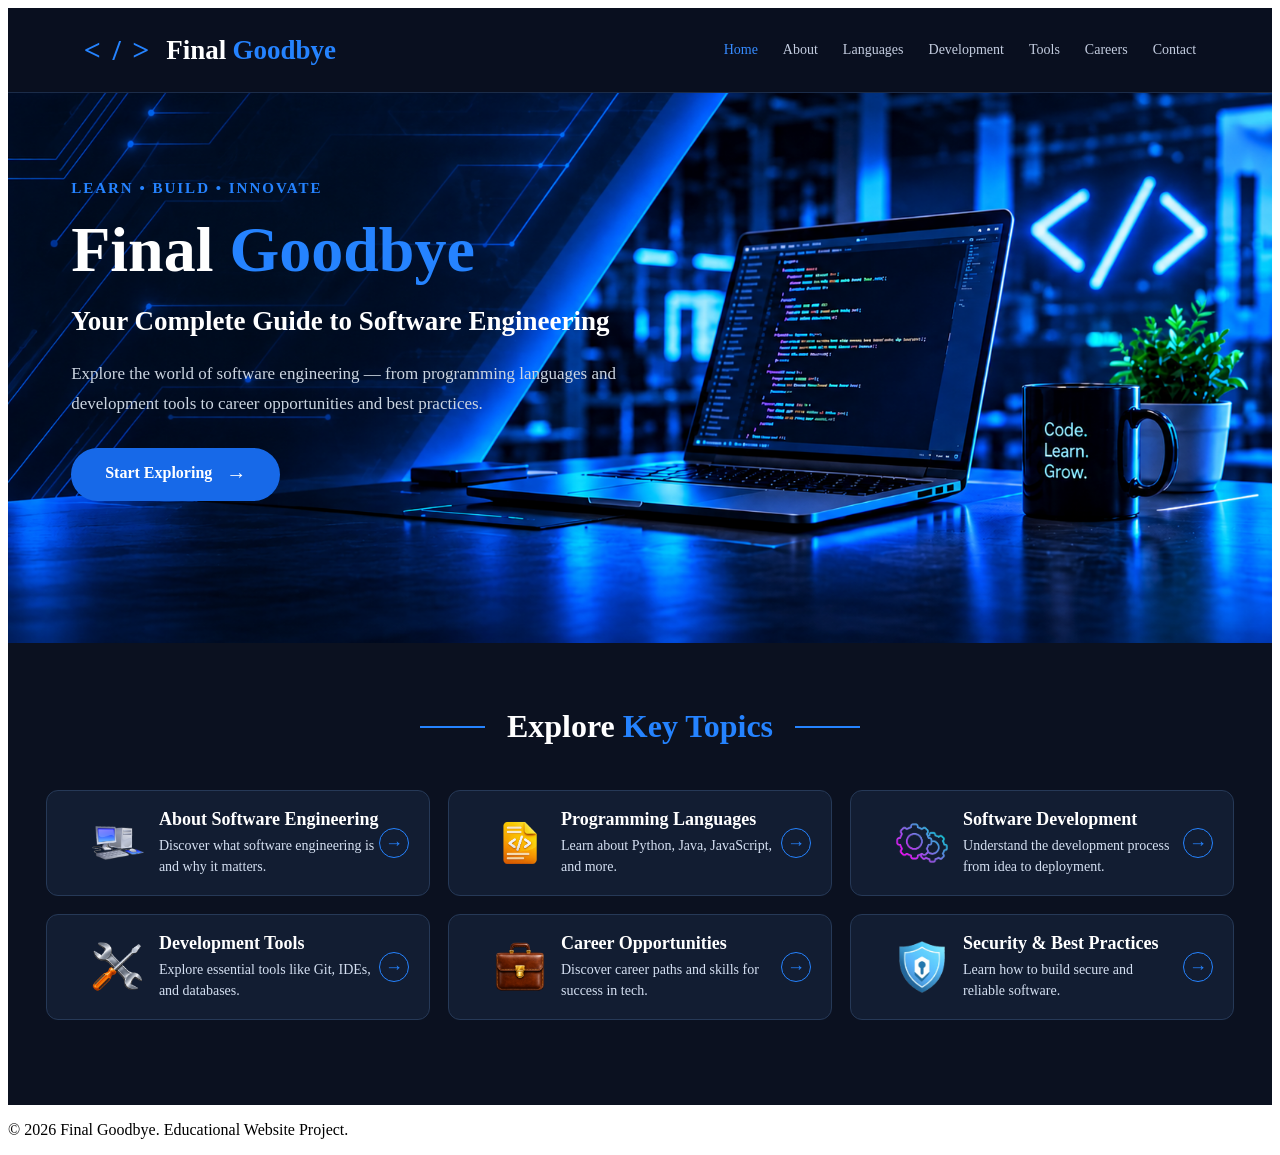
<file: index.html>
<!DOCTYPE html>
<html lang="en">
<head>
    <meta charset="UTF-8">
    <meta name="viewport" content="width=device-width, initial-scale=1.0">
    <meta name="description" content="Final Goodbye - An educational guide to software engineering.">
    <title>Final Goodbye | Home</title>
    <link rel="stylesheet" href="css/style.css">
    <script src="js/script.js" defer></script>
	<link rel="stylesheet" href="css/home.css">
</head>

<body>

    <header class="site-header">
    
    <a href="index.html" class="logo">
        <span class="logo-icon">&lt; / &gt;</span>
        <span class="logo-text">
            <span class="logo-final">Final</span>
            <span class="logo-goodbye">Goodbye</span>
        </span>
    </a>


    <nav class="main-nav">
        <a href="index.html" class="active">Home</a>
        <a href="about.html">About</a>
        <a href="languages.html">Languages</a>
        <a href="development.html">Development</a>
        <a href="tools.html">Tools</a>
        <a href="careers.html">Careers</a>
        <a href="contact.html">Contact</a>
    </nav>
</header>

    <main>

        
    
<section class="hero">
    <div class="hero-content">
        <p class="eyebrow">LEARN • BUILD • INNOVATE</p>

        <h1><span class="title-white">Final</span> <span class="title-blue">Goodbye</span></h1>

        <h2>Your Complete Guide to Software Engineering</h2>

        <p>
            Explore the world of software engineering — from programming
            languages and development tools to career opportunities and
            best practices.
        </p>

        <a href="about.html" class="main-button">
            Start Exploring <span aria-hidden="true">&rarr;</span>
        </a>
    </div>
</section>

        
<!-- Explore Key Topics -->
<section class="topics">
    <div class="topics-heading">
        <span class="heading-line"></span>
        <h2>Explore <span>Key Topics</span></h2>
        <span class="heading-line"></span>
    </div>

    <div class="topics-grid">

        <a href="about.html" class="topic-card">
            <div class="topic-icon">
                <img src="images/computer.png" alt="" aria-hidden="true">
            </div>

            <h3>About Software Engineering</h3>
            <p>Discover what software engineering is<br>and why it matters.</p>
			<span class="card-arrow" aria-hidden="true">&#8594;</span>
        </a>

        <a href="languages.html" class="topic-card">
            <div class="topic-icon">
                <img src="images/programming-languages.png" alt="" aria-hidden="true">
            </div>

            <h3>Programming Languages</h3>
            <p>Learn about Python, Java, JavaScript,<br>and more.</p>
			<span class="card-arrow" aria-hidden="true">&#8594;</span>
        </a>

        <a href="development.html" class="topic-card">
            <div class="topic-icon">
                <img src="images/gears.png" alt="" aria-hidden="true">
            </div>

            <h3>Software Development</h3>
            <p>Understand the development process<br>from idea to deployment.</p>
			<span class="card-arrow" aria-hidden="true">&#8594;</span>
        </a>

        <a href="tools.html" class="topic-card">
            <div class="topic-icon">
                <img src="images/development-tools.png" alt="" aria-hidden="true">
            </div>

            <h3>Development Tools</h3>
            <p>Explore essential tools like Git, IDEs,<br>and databases.</p>
			<span class="card-arrow" aria-hidden="true">&#8594;</span>
        </a>

        <a href="careers.html" class="topic-card">
            <div class="topic-icon">
                <img src="images/briefcase.png" alt="" aria-hidden="true">
            </div>

            <h3>Career Opportunities</h3>
            <p>Discover career paths and skills for<br>success in tech.</p>
			<span class="card-arrow" aria-hidden="true">&#8594;</span>
        </a>

        <a href="contact.html#security" class="topic-card">
            <div class="topic-icon">
                <img src="images/security.png" alt="" aria-hidden="true">
            </div>

            <h3>Security &amp; Best Practices</h3>
            <p>Learn how to build secure and<br>reliable software.</p>
			<span class="card-arrow" aria-hidden="true">&#8594;</span>
        </a>

    </div>
</section>


    </main>

    <footer>
        <p>&copy; 2026 Final Goodbye. Educational Website Project.</p>
    </footer>

</body>
</html>
</file>
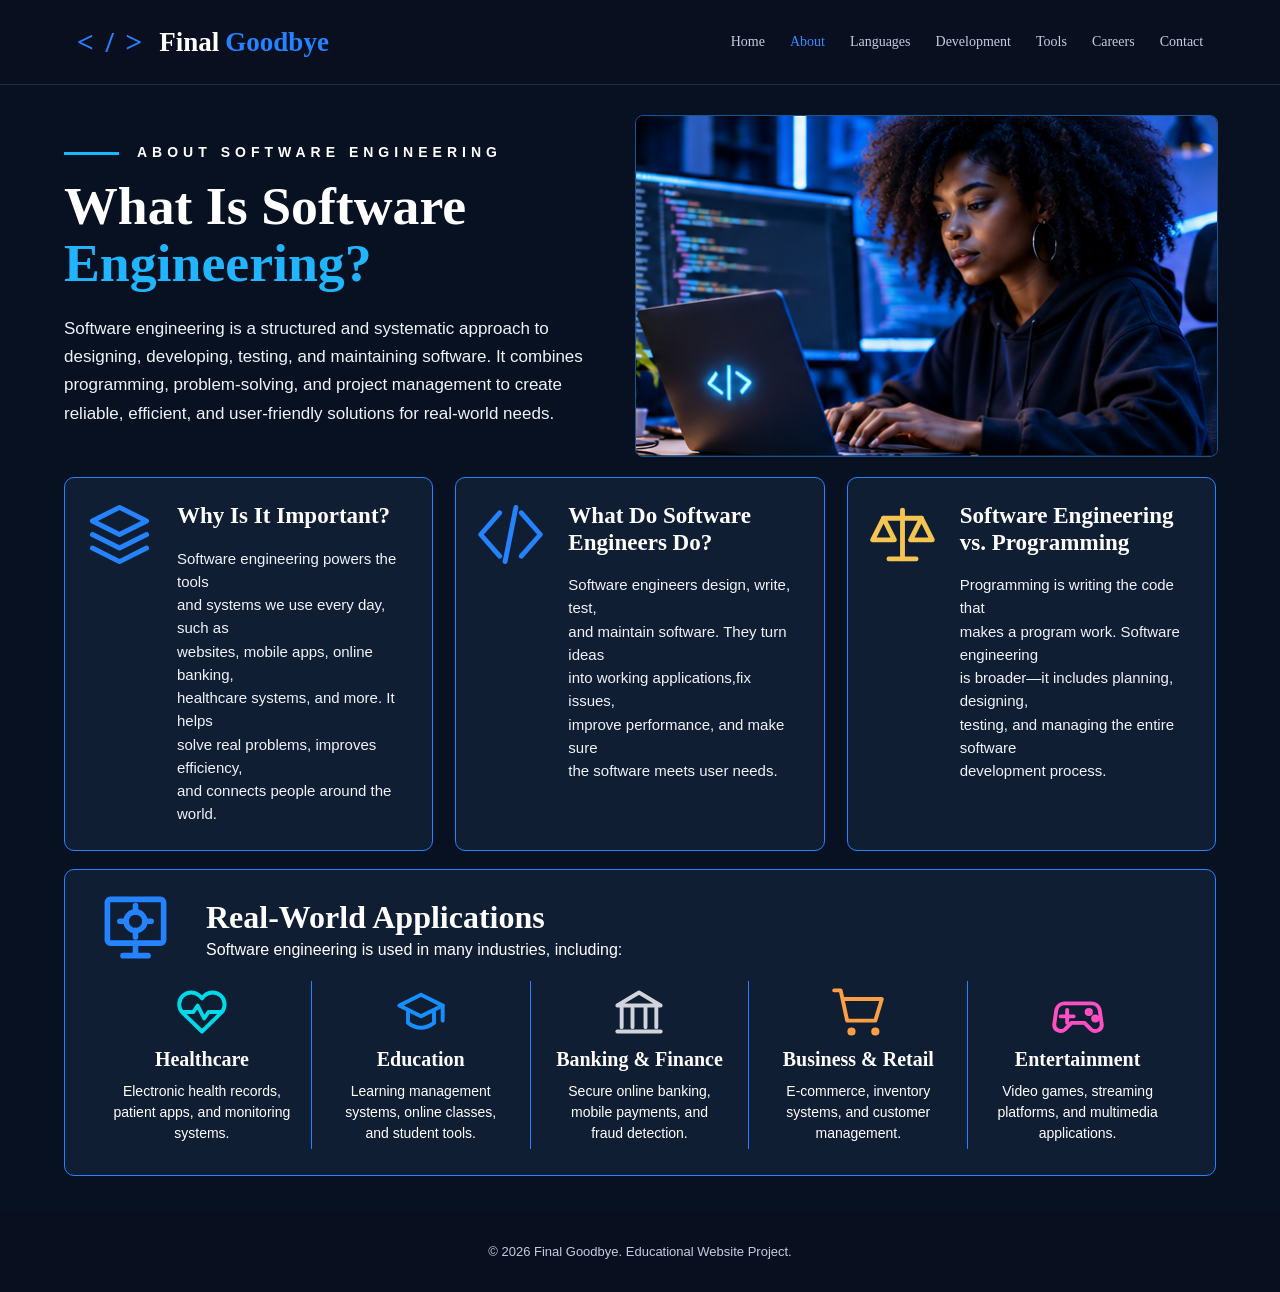
<file: about.html>
<!DOCTYPE html>
<html lang="en">
<head>
    <meta charset="UTF-8">
    <meta name="viewport" content="width=device-width, initial-scale=1.0">
    <meta name="description" content="Learn about software engineering, its importance, and real-world applications.">
    <title>Final Goodbye | About</title>

    <link rel="stylesheet" href="css/style.css">
    <link rel="stylesheet" href="css/about.css">
    <script src="js/script.js" defer></script>
</head>

<body>

    <!-- Website Header -->
    <header class="site-header">
        <a href="index.html" class="logo">
            <span class="logo-icon">&lt; / &gt;</span>
            <span class="logo-text">
                <span class="logo-final">Final</span>
                <span class="logo-goodbye">Goodbye</span>
            </span>
        </a>

        <nav class="main-nav" aria-label="Main navigation">
            <a href="index.html">Home</a>
            <a href="about.html" class="active" aria-current="page">About</a>
            <a href="languages.html">Languages</a>
            <a href="development.html">Development</a>
            <a href="tools.html">Tools</a>
            <a href="careers.html">Careers</a>
            <a href="contact.html">Contact</a>
        </nav>
    </header>

    <main>

        <!-- Introduction -->
        <section class="about-intro">

            <div class="about-intro-text">
                <p class="about-eyebrow">ABOUT SOFTWARE ENGINEERING</p>

                <h1>
                    What Is Software<br>
                    <span>Engineering?</span>
                </h1>

                <p>
                    Software engineering is a structured and systematic approach to<br>
					designing, developing, testing, and maintaining software. It combines<br>
					programming, problem-solving, and project management to create<br>
                    reliable, efficient, and user-friendly solutions for real-world needs.
                </p>
            </div>

            <div class="about-intro-image">
                <img src="images/about-software.png"
                     alt="Software engineer working on a laptop">
            </div>

        </section>

        <!-- Informational Articles -->
        <div class="about-information">

            <div class="about-cards">

                <article class="about-card">
                    <div class="about-card-icon">
                        <svg viewBox="0 0 24 24" aria-hidden="true">
                            <path d="M12 2 2 7l10 5 10-5-10-5z"/>
                            <path d="m2 12 10 5 10-5"/>
                            <path d="m2 17 10 5 10-5"/>
                        </svg>
                    </div>

                    <div class="about-card-text">
                        <h2>Why Is It Important?</h2>
                        <p>
                            Software engineering powers the tools<br>
                            and systems we use every day, such as<br>
                            websites, mobile apps, online banking,<br>
                            healthcare systems, and more. It helps<br>
                            solve real problems, improves efficiency,<br>
                            and connects people around the world.<br>
                        </p>
                    </div>
                </article>

                <article class="about-card">
                    <div class="about-card-icon">
                        <svg viewBox="0 0 24 24" aria-hidden="true">
                            <path d="m8 4-7 8 7 8"/>
                            <path d="m16 4 7 8-7 8"/>
                            <path d="m14 2-4 20"/>
                        </svg>
                    </div>

                    <div class="about-card-text">
                        <h2>What Do Software Engineers Do?</h2>
                        <p>
                            Software engineers design, write, test,<br>
							and maintain software. They turn ideas<br>
							into working applications,fix issues,<br>
							improve performance, and make sure<br>
							the software meets user needs.
                        </p>
                    </div>
                </article>

                <article class="about-card">
                    <div class="about-card-icon">
                        <svg viewBox="0 0 24 24" aria-hidden="true">
                            <path d="M12 3v18"/>
                            <path d="M5 6h14"/>
                            <path d="m5 6-4 8h8L5 6z"/>
                            <path d="m19 6-4 8h8l-4-8z"/>
                            <path d="M7 21h10"/>
                        </svg>
                    </div>

                    <div class="about-card-text">
                        <h2>Software Engineering vs. Programming</h2>
                        <p>
                            Programming is writing the code that<br>
                            makes a program work. Software engineering<br>
							is broader—it includes planning, designing,<br>
							testing, and managing the entire software<br>
                            development process.
                        </p>
                    </div>
                </article>

            </div>
                </div>

        <!-- Real-World Applications -->
        <section class="about-applications">

            <div class="applications-heading">
                <div class="applications-heading-icon">
                    <svg viewBox="0 0 24 24" aria-hidden="true">
                        <rect x="3" y="3" width="18" height="14" rx="1"/>
                        <path d="M8 21h8M12 17v4"/>
                        <circle cx="12" cy="10" r="3"/>
                        <path d="M12 5v2M12 13v2M7 10h2M15 10h2"/>
                    </svg>
                </div>

                <div>
                    <h2>Real-World Applications</h2>
                    <p>
                        Software engineering is used in many
                        industries, including:
                    </p>
                </div>
            </div>

            <div class="application-list">

                <div class="application-item">
                    <div class="application-icon">
                        <svg viewBox="0 0 24 24" aria-hidden="true">
                            <path d="M20.8 4.6a5.5 5.5 0 0 0-7.8 0L12 5.7l-1.1-1.1a5.5 5.5 0 0 0-7.8 7.8L12 21l8.8-8.6a5.5 5.5 0 0 0 0-7.8z"/>
                            <path d="M3 12h5l2-3 3 6 2-3h6"/>
                        </svg>
                    </div>
                    <h3>Healthcare</h3>
                    <p>
                        Electronic health records,<br>
                        patient apps, and monitoring<br>
                        systems.
                    </p>
                </div>

                <div class="application-item">
                    <div class="application-icon">
                        <svg viewBox="0 0 24 24" aria-hidden="true">
                            <path d="m2 9 10-5 10 5-10 5L2 9z"/>
                            <path d="M6 12v5c4 3 8 3 12 0v-5"/>
                            <path d="M22 9v7"/>
                        </svg>
                    </div>
                    <h3>Education</h3>
                    <p>
                        Learning management<br>
						systems, online classes,<br>
						and student tools.
                    </p>
                </div>

                <div class="application-item">
                    <div class="application-icon">
                        <svg viewBox="0 0 24 24" aria-hidden="true">
                            <path d="m2 9 10-6 10 6H2z"/>
                            <path d="M4 10v9M9 10v9M15 10v9M20 10v9"/>
                            <path d="M2 21h20"/>
                        </svg>
                    </div>
                    <h3>Banking &amp; Finance</h3>
                    <p>
                        Secure online banking,<br>
                        mobile payments, and<br>
                        fraud detection.
                    </p>
                </div>

                <div class="application-item">
                    <div class="application-icon">
                        <svg viewBox="0 0 24 24" aria-hidden="true">
                            <circle cx="9" cy="21" r="1"/>
                            <circle cx="20" cy="21" r="1"/>
                            <path d="M1 2h3l3 14h13l3-10H5"/>
                        </svg>
                    </div>
                    <h3>Business &amp; Retail</h3>
                    <p>
                        E-commerce, inventory<br>
                        systems, and customer<br>
                        management.
                    </p>
                </div>

                <div class="application-item">
                    <div class="application-icon">
                        <svg viewBox="0 0 24 24" aria-hidden="true">
                            <path d="M6 8h12a4 4 0 0 1 4 3l1 7a3 3 0 0 1-5 2l-3-3H9l-3 3a3 3 0 0 1-5-2l1-7a4 4 0 0 1 4-3z"/>
                            <path d="M7 11v6M4 14h6"/>
                            <circle cx="17" cy="12" r="1"/>
                            <circle cx="20" cy="15" r="1"/>
                        </svg>
                    </div>
                    <h3>Entertainment</h3>
                    <p>
                        Video games, streaming<br>
                        platforms, and multimedia<br>
                        applications.
                    </p>
                </div>

            </div>

        </section>

    </main>

    <!-- Website Footer -->
    <footer>
        <p>&copy; 2026 Final Goodbye. Educational Website Project.</p>
    </footer>

</body>
</html>
</file>
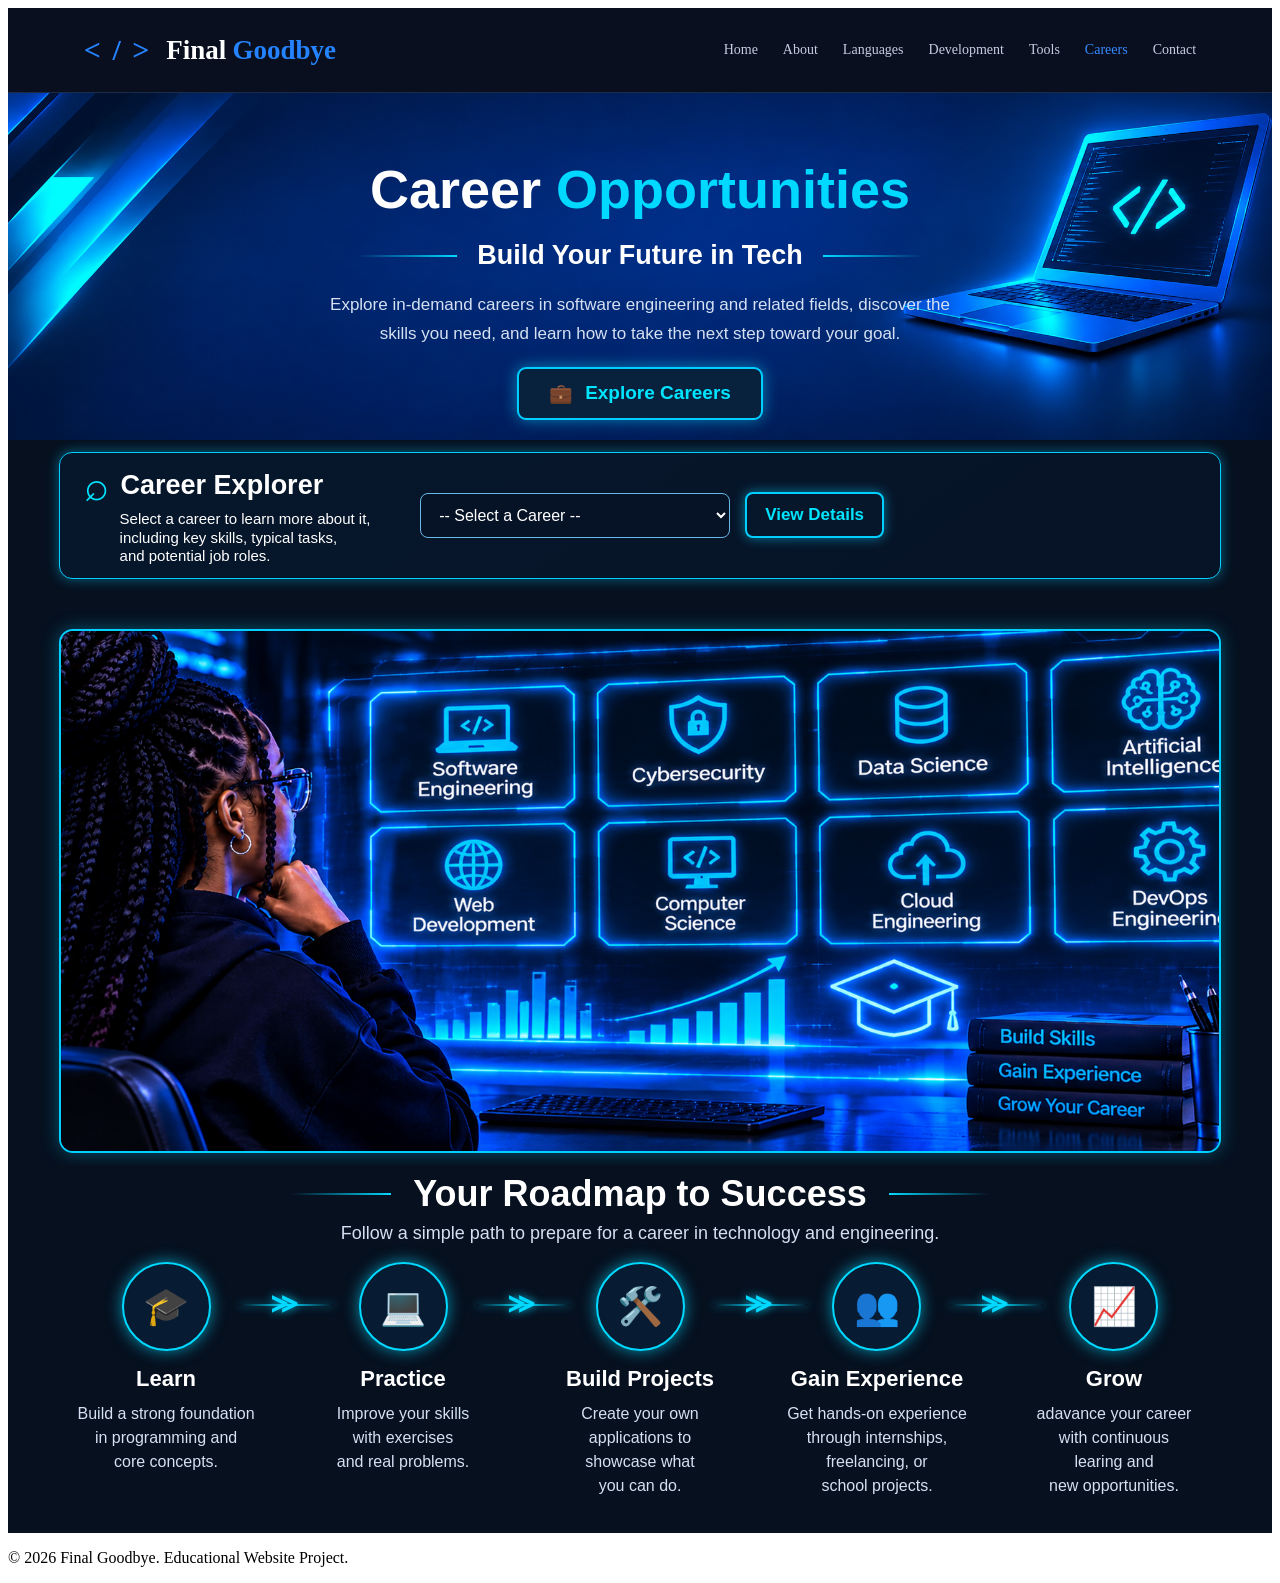
<file: careers.html>
<!DOCTYPE html>
<html lang="en">
<head>
    <meta charset="UTF-8">
    <meta name="viewport" content="width=device-width, initial-scale=1.0">
    <meta name="description" content="Explore career opportunities in technology and engineering.">

    <title>Final Goodbye | Career Opportunities</title>

    <link rel="stylesheet" href="css/style.css">
    <link rel="stylesheet" href="css/careers.css">

    <script src="js/script.js" defer></script>
</head>

<body>

    <header class="site-header">

        <a href="index.html" class="logo">
            <span class="logo-icon">&lt; / &gt;</span>
            <span class="logo-text">
                <span class="logo-final">Final</span>
                <span class="logo-goodbye">Goodbye</span>
            </span>
        </a>

        <nav class="main-nav">
            <a href="index.html">Home</a>
            <a href="about.html">About</a>
            <a href="languages.html">Languages</a>
            <a href="development.html">Development</a>
            <a href="tools.html">Tools</a>
            <a href="careers.html" class="active">Careers</a>
            <a href="contact.html">Contact</a>
        </nav>

    </header>

    
<main>

    <!-- Career Opportunities Hero -->
    <section class="careers-hero">

        <div class="careers-hero-content">

            <h1>
                Career <span>Opportunities</span>
            </h1>

            <div class="careers-subtitle">
                <span class="subtitle-line"></span>
                <h2>Build Your Future in Tech</h2>
                <span class="subtitle-line"></span>
            </div>

            <p>
                Explore in-demand careers in software engineering and related fields, discover the<br>
				skills you need, and learn how to take the next step toward your goal.
            </p>

            <div class="explore-careers-label">
                <span aria-hidden="true">💼</span>
                Explore Careers
            </div>

        </div>

    </section>
	
	

<!-- Career Explorer Section -->
<section class="career-explorer" id="career-explorer">

    <div class="career-explorer-container">

        <div class="career-explorer-intro">

            <div class="career-explorer-heading">
                <span class="career-search-icon" aria-hidden="true">⌕</span>
                <h2>Career Explorer</h2>
            </div>

            <p>
                Select a career to learn more about it,<br>
                including key skills, typical tasks,<br>
                and potential job roles.
            </p>

        </div>

        <form id="career-search-form" class="career-search-form">

            <label for="career-search" class="visually-hidden">
                Select a Career
            </label>

            <select id="career-search" name="career" required>
                <option value="">-- Select a Career --</option>
                <option value="software-engineering">Software Engineering</option>
                <option value="cybersecurity">Cybersecurity</option>
                <option value="data-science">Data Science</option>
                <option value="artificial-intelligence">Artificial Intelligence</option>
                <option value="web-development">Web Development</option>
                <option value="computer-science">Computer Science</option>
                <option value="cloud-engineering">Cloud Engineering</option>
                <option value="devops-engineering">DevOps Engineering</option>
                <option value="electrical-engineering">Electrical Engineering</option>
                <option value="mechanical-engineering">Mechanical Engineering</option>
                <option value="aerospace-engineering">Aerospace Engineering</option>
                <option value="sales-engineering">Sales Engineering</option>
                <option value="civil-engineering">Civil Engineering</option>
                <option value="robotics-engineering">Robotics Engineering</option>
                <option value="biomedical-engineering">Biomedical Engineering</option>
                <option value="mechatronics-engineering">Mechatronics Engineering</option>
                <option value="computer-hardware-engineering">Computer Hardware Engineering</option>
                <option value="network-engineering">Network Engineering</option>
                <option value="machine-learning-engineering">Machine Learning Engineering</option>
                <option value="data-engineering">Data Engineering</option>
                <option value="mobile-app-development">Mobile App Development</option>
                <option value="game-development">Game Development</option>
                <option value="it-support">IT Support</option>
                <option value="systems-administration">Systems Administration</option>
                <option value="site-reliability-engineering">Site Reliability Engineering</option>
                <option value="solutions-engineering">Solutions Engineering</option>
                <option value="technical-product-management">Technical Product Management</option>
                <option value="ux-ui-design">UX/UI Design</option>
            </select>

            <button type="submit" id="career-search-button">
                View Details
            </button>

        </form>

    </div>

    <!-- Career details will appear only after selection -->
    <div
        id="career-search-results"
        class="career-search-results"
        aria-live="polite"
        hidden
    ></div>

</section>

  
<!-- Career Opportunities Image -->
<div class="career-image-section">

    <div class="career-image-container">
        <img
            src="images/opportunities.png"
            alt="Student exploring career opportunities in technology and engineering"
        >
    </div>

</div>

      
<!-- Your Roadmap to Success -->
<section class="career-roadmap">

    <h2>Your Roadmap to Success</h2>

    <p class="roadmap-description">
        Follow a simple path to prepare for a career
        in technology and engineering.
    </p>

    <div class="roadmap-steps">

        <div class="roadmap-step">
            <div class="roadmap-icon" aria-hidden="true">🎓</div>
            <h3>Learn</h3>
            <p>
                Build a strong foundation<br>
				in programming and<br>
				core concepts.
            </p>
        </div>

        <div class="roadmap-step">
            <div class="roadmap-icon" aria-hidden="true">💻</div>
            <h3>Practice</h3>
            <p>
                Improve your skills<br>
				with exercises<br>
				and real problems.
            </p>
        </div>

        <div class="roadmap-step">
            <div class="roadmap-icon" aria-hidden="true">🛠️</div>
            <h3>Build Projects</h3>
            <p>
                Create your own<br>
				applications to<br>
				showcase what<br>
				you can do.
            </p>
        </div>

        <div class="roadmap-step">
            <div class="roadmap-icon" aria-hidden="true">👥</div>
            <h3>Gain Experience</h3>
            <p>
                Get hands-on experience<br>
				through internships,<br>
				freelancing, or<br>
				school projects.
            </p>
        </div>

        <div class="roadmap-step">
            <div class="roadmap-icon" aria-hidden="true">📈</div>
            <h3>Grow</h3>
            <p>
                adavance your career<br>
                with continuous<br>
				learing and<br>
				new opportunities.
            </p>
        </div>

    </div>

</section>


</main>


    <footer>
        <p>&copy; 2026 Final Goodbye. Educational Website Project.</p>
    </footer>

</body>
</html>
</file>
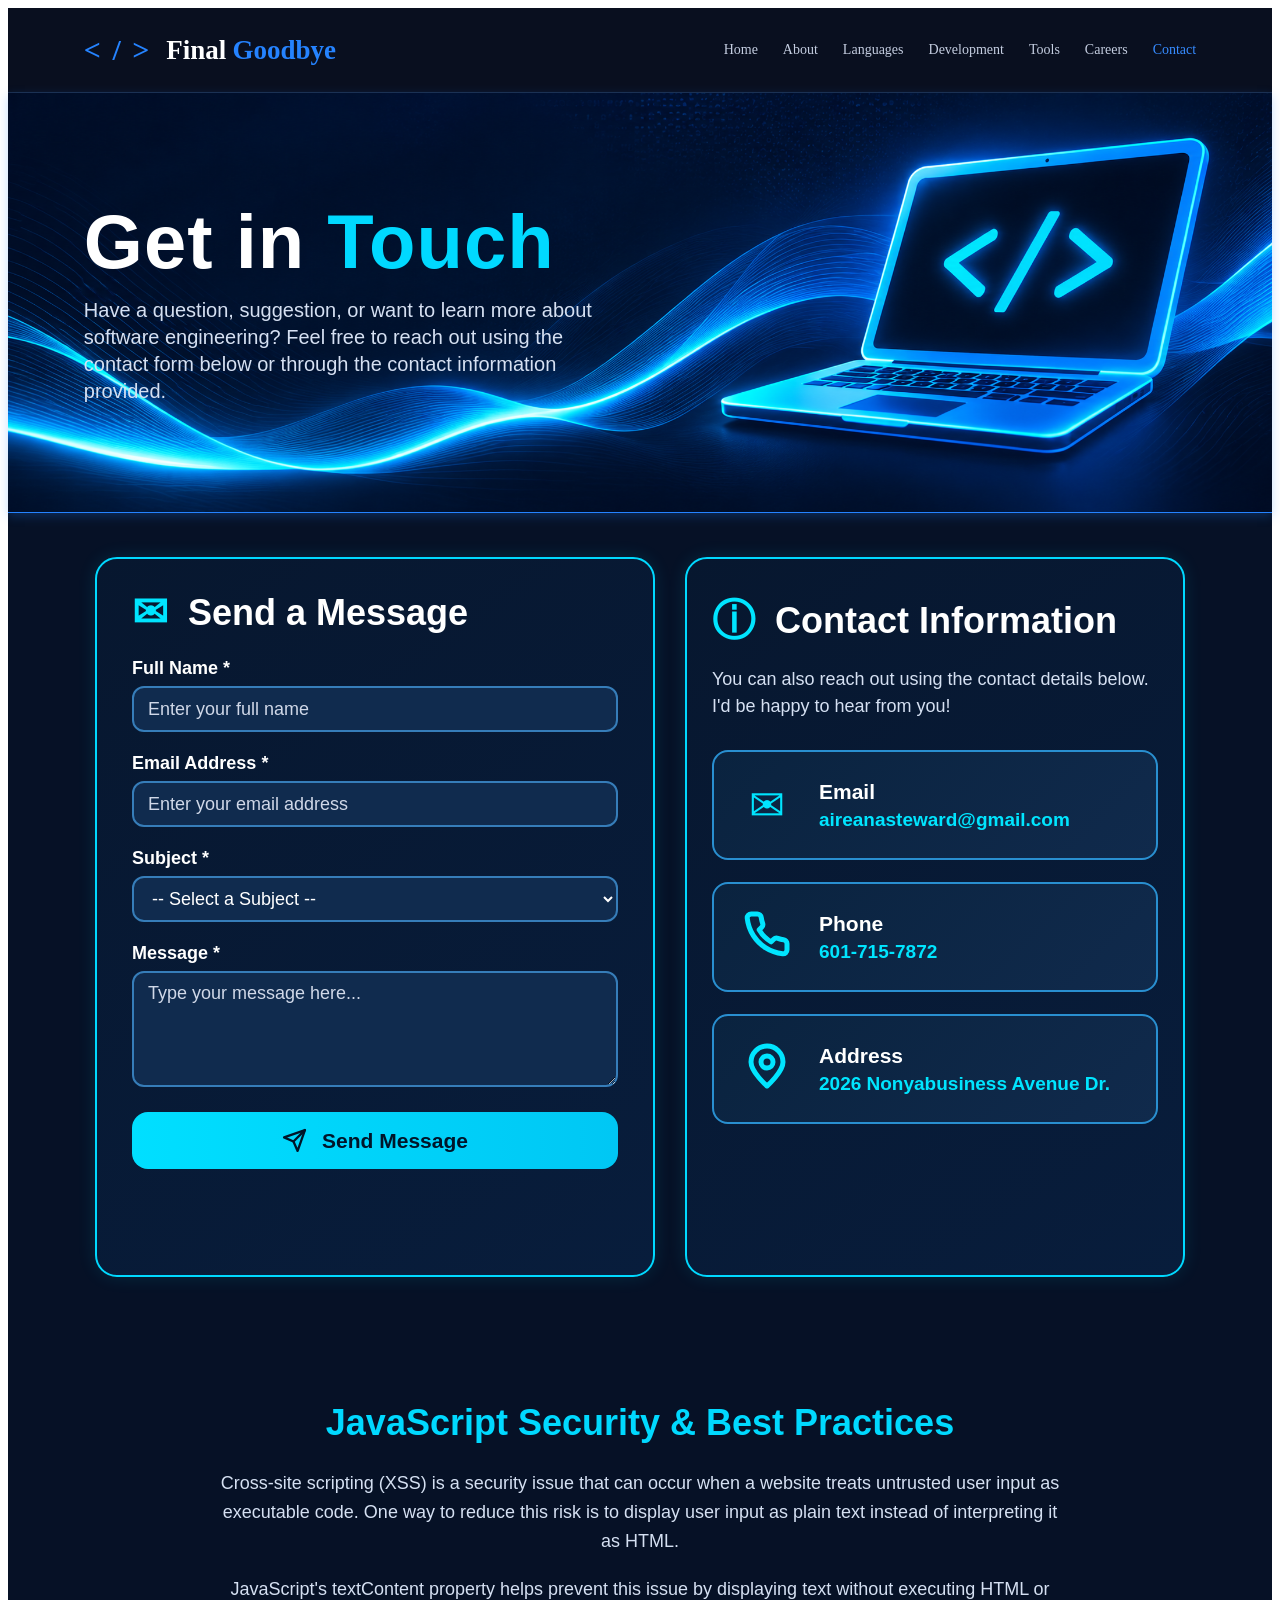
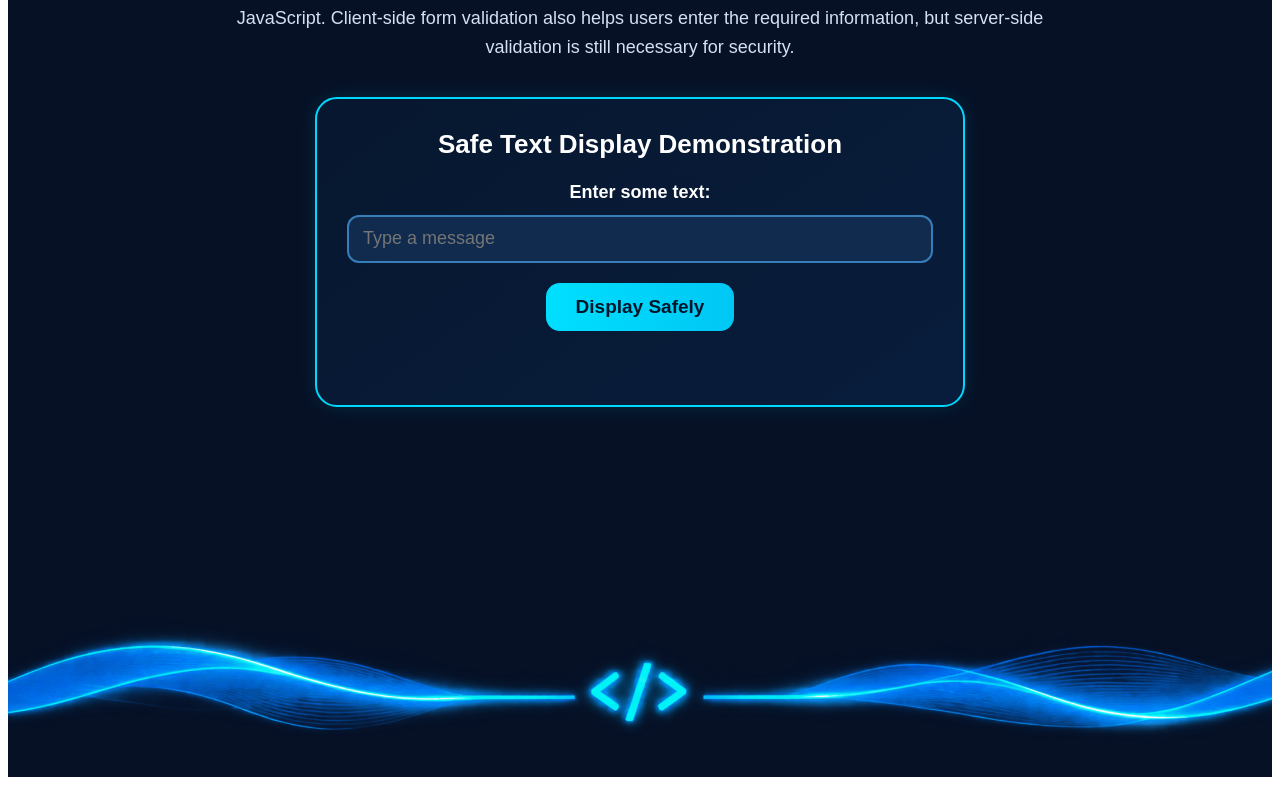
<file: contact.html>
<!DOCTYPE html>
<html lang="en">
<head>
    <meta charset="UTF-8">
    <meta name="viewport" content="width=device-width, initial-scale=1.0">

    <title>Final Goodbye | Contact</title>

    <link rel="stylesheet" href="css/style.css">
    <link rel="stylesheet" href="css/contact.css">
</head>

<body>

    
<!-- Header and Navigation -->
<header class="site-header">

    <a href="index.html" class="logo">
        <span class="logo-icon">&lt; / &gt;</span>

        <span class="logo-text">
            <span class="logo-final">Final</span>
            <span class="logo-goodbye">Goodbye</span>
        </span>
    </a>

    <nav class="main-nav">
        <a href="index.html">Home</a>
        <a href="about.html">About</a>
        <a href="languages.html">Languages</a>
        <a href="development.html">Development</a>
        <a href="tools.html">Tools</a>
        <a href="careers.html">Careers</a>
        <a href="contact.html" class="active">Contact</a>
    </nav>

</header>


    
<main>

    <!-- Contact Hero Section -->
    <section class="contact-hero">

        <div class="contact-hero-content">

            <h1>Get in <span>Touch</span></h1>

            <p>
                Have a question, suggestion, or want to learn more about<br>
                software engineering? Feel free to reach out using the<br>
                contact form below or through the contact information<br>
                provided.
            </p>

        </div>

    </section>
	
	 
<!-- Contact Form Section -->
<section class="contact-section">

    <div class="message-card">

        <h2 class="message-title">
            <span class="message-icon">&#9993;</span>
            Send a Message
        </h2>

        <form id="contact-form" action="https://formspree.io/f/maeoelww" method="POST">


            <div class="form-group">
                <label for="full-name">Full Name *</label>
                <input
                    type="text"
                    id="full-name"
                    name="full-name"
                    placeholder="Enter your full name"
                    required
                >
            </div>

            <div class="form-group">
                <label for="email">Email Address *</label>
                <input
                    type="email"
                    id="email"
                    name="email"
                    placeholder="Enter your email address"
                    required
                >
            </div>

            <div class="form-group">
                <label for="subject">Subject *</label>

                <select id="subject" name="subject" required>
                    <option value="" selected>
                        -- Select a Subject --
                    </option>

                    <option value="General Question">General Question</option>
                    <option value="Software Engineering">Software Engineering</option>
                    <option value="Programming Languages">Programming Languages</option>
                    <option value="Software Development">Software Development</option>
                    <option value="Development Tools">Development Tools</option>
                    <option value="Career Opportunities">Career Opportunities</option>
                    <option value="Specific Career Question">Specific Career Question</option>
                    <option value="Website Feedback">Website Feedback</option>
                    <option value="Other">Other</option>
                </select>
            </div>

            <div class="form-group">
                <label for="message">Message *</label>
                <textarea
                    id="message"
                    name="message"
                    placeholder="Type your message here..."
                    required
                ></textarea>
            </div>

            <button type="submit" class="send-button">
                <span class="send-icon">
                <svg xmlns="http://www.w3.org/2000/svg"
                     width="25"
                     height="25"
                     viewBox="0 0 24 24"
                     fill="none"
                     stroke="currentColor"
                     stroke-width="2.2"
                     stroke-linecap="round"
                     stroke-linejoin="round"
                     aria-hidden="true">
                     <path d="m22 2-7 20-4-9-9-4Z"/>
                     <path d="M22 2 11 13"/>
                 </svg>
             </span>
             Send Message
         </button>

        </form>

        <div class="form-success" id="form-success" hidden>
            &#10003; Thank you! Your message has been received.
        </div>

    </div>

      
<!-- Contact Information Card -->
<div class="contact-info-card">

    <h2 class="contact-info-title">
        <span class="contact-info-icon">ⓘ</span>
        Contact Information
    </h2>

    <p class="contact-info-description">
        You can also reach out using the contact details below.
		I'd be happy to hear from you!
    </p>

    <!-- Email -->
    <div class="contact-detail-box">
        <span class="contact-detail-icon">&#9993;</span>

        <div class="contact-detail-text">
            <h3>Email</h3>
            <a href="mailto:aireanasteward@gmail.com">
                aireanasteward@gmail.com
            </a>
        </div>
    </div>

    <!-- Phone -->
    <div class="contact-detail-box">
        <span class="contact-detail-icon">
            <svg xmlns="http://www.w3.org/2000/svg"
            width="48"
            height="48"
            viewBox="0 0 24 24"
            fill="none"
            stroke="currentColor"
            stroke-width="2.5"
            stroke-linecap="round"
            stroke-linejoin="round"
            aria-hidden="true">
            <path d="M22 16.92v3a2 2 0 0 1-2.18 2
                     19.79 19.79 0 0 1-8.63-3.07
                     19.5 19.5 0 0 1-6-6
                     19.79 19.79 0 0 1-3.07-8.67
                     A2 2 0 0 1 4.11 2h3
                     a2 2 0 0 1 2 1.72
                     c.12.96.35 1.9.68 2.81
                     a2 2 0 0 1-.45 2.11L8.09 9.91
                     a16 16 0 0 0 6 6l1.27-1.27
                     a2 2 0 0 1 2.11-.45
                     c.91.33 1.85.56 2.81.68
                     A2 2 0 0 1 22 16.92z"/>
        </svg>
    </span>


        <div class="contact-detail-text">
            <h3>Phone</h3>
            <a href="tel:6017157872">
                601-715-7872
            </a>
        </div>
    </div>

    <!-- Address -->
    <div class="contact-detail-box">
        <span class="contact-detail-icon">
            <svg xmlns="http://www.w3.org/2000/svg"
            width="48"
            height="48"
            viewBox="0 0 24 24"
            fill="none"
            stroke="currentColor"
            stroke-width="2.5"
            stroke-linecap="round"
            stroke-linejoin="round"
            aria-hidden="true">
            <path d="M20 10c0 5-8 12-8 12S4 15 4 10a8 8 0 1 1 16 0Z"/>
            <circle cx="12" cy="10" r="3"/>
        </svg>
    </span>


        <div class="contact-detail-text">
            <h3>Address</h3>
            <p>2026 Nonyabusiness Avenue Dr.</p>
        </div>
    </div>

</div>


</section>

        
<!-- JavaScript Security & Best Practices -->
<section class="contact-security" aria-labelledby="security-heading">
    <h2 id="security-heading">JavaScript Security &amp; Best Practices</h2>

    <p>
        Cross-site scripting (XSS) is a security issue that can occur
        when a website treats untrusted user input as executable code.
        One way to reduce this risk is to display user input as plain
        text instead of interpreting it as HTML.
    </p>

    <p>
        JavaScript's textContent property helps prevent this issue
        by displaying text without executing HTML or JavaScript.
        Client-side form validation also helps users enter the
        required information, but server-side validation is still
        necessary for security.
    </p>

    <div class="security-demo">
        <h3>Safe Text Display Demonstration</h3>

        <label for="security-input">Enter some text:</label>
        <input
            type="text"
            id="security-input"
            placeholder="Type a message"
        >

        <button type="button" id="security-demo-button">
            Display Safely
        </button>

        <p id="security-output" aria-live="polite"></p>
    </div>
</section>


     
    <!-- Bottom Decorative Waves -->
    <div class="contact-bottom-decoration"></div>


</main>


    <script src="js/script.js"></script>

</body>
</html>
</file>
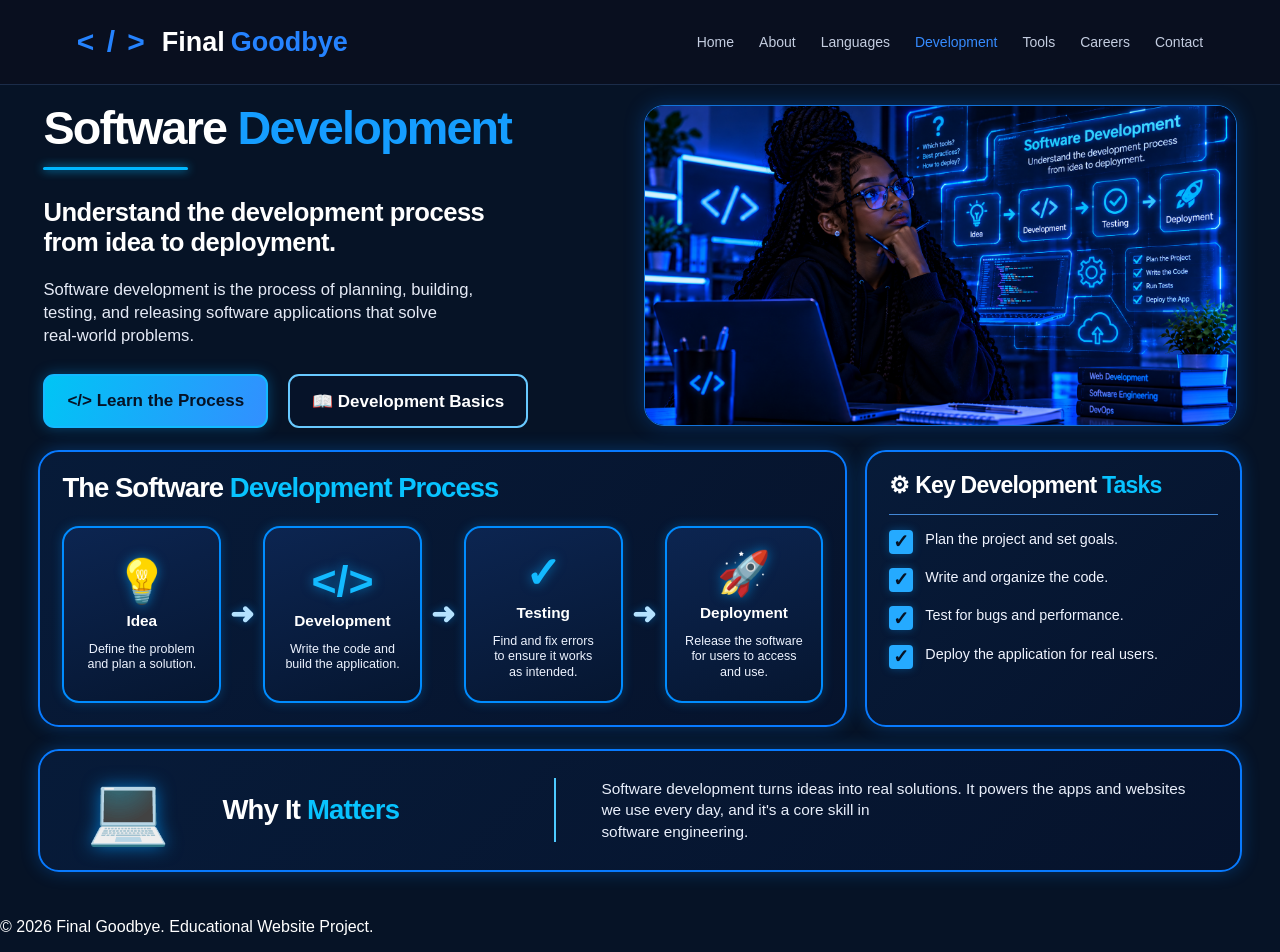
<file: development.html>
<!DOCTYPE html>
<html lang="en">
<head>
    <meta charset="UTF-8">
    <meta name="viewport" content="width=device-width, initial-scale=1.0">

    <title>Software Development | Final Goodbye</title>

    <link rel="stylesheet" href="css/style.css">
    <link rel="stylesheet" href="css/development.css">

    <script src="js/script.js" defer></script>
</head>

<body>

    <header class="site-header">
        
    <a href="index.html" class="logo">
        <span class="logo-icon">&lt; / &gt;</span>
        <span class="logo-text">
            <span class="logo-final">Final</span>
            <span class="logo-goodbye">Goodbye</span>
        </span>
    </a>


        <nav class="main-nav" aria-label="Main navigation">
            <a href="index.html">Home</a>
            <a href="about.html">About</a>
            <a href="languages.html">Languages</a>
            <a href="development.html" class="active" aria-current="page">Development</a>
            <a href="tools.html">Tools</a>
            <a href="careers.html">Careers</a>
            <a href="contact.html">Contact</a>
        </nav>
    </header>

    <main>

        <!-- Software Development Introduction -->
        <section class="development-intro">

            <div class="development-intro-text">

                <h1>
                    Software <span>Development</span>
                </h1>

                <h2>
                    Understand the development process<br>
                    from idea to deployment.
                </h2>

                <p>
                    Software development is the process of planning, building,<br>
                    testing, and releasing software applications that solve<br>
                    real-world problems.
                </p>

                <div class="development-buttons">

                    <a href="#development-process" class="process-button">
                        &lt;/&gt; Learn the Process
                    </a>

                    <a href="#development-basics" class="basics-button">
                        &#128214; Development Basics
                    </a>

                </div>

            </div>

            <div class="development-intro-image">
                <img
                    src="images/development.png"
                    alt="Software developer exploring the development process from idea to deployment">
            </div>

        </section>

        <!-- Software Development Process -->
        <section class="development-process" id="development-process">

            <h2>
                The Software <span>Development Process</span>
            </h2>

            <div class="process-steps">

                <!-- Idea -->
                <article class="process-step">

                    <div class="process-icon" aria-hidden="true">
                        💡
                    </div>

                    <h3>Idea</h3>

                    <p>
                        Define the problem<br>
                        and plan a solution.
                    </p>

                </article>

                <span class="process-arrow" aria-hidden="true">➜</span>

                <!-- Development -->
                <article class="process-step">

                    <div class="process-icon" aria-hidden="true">
                        &lt;/&gt;
                    </div>

                    <h3>Development</h3>

                    <p>
                        Write the code and<br>
                        build the application.
                    </p>

                </article>

                <span class="process-arrow" aria-hidden="true">➜</span>

                <!-- Testing -->
                <article class="process-step">

                    <div class="process-icon" aria-hidden="true">
                        ✓
                    </div>

                    <h3>Testing</h3>

                    <p>
                        Find and fix errors<br>
                        to ensure it works<br>
                        as intended.
                    </p>

                </article>

                <span class="process-arrow" aria-hidden="true">➜</span>

                <!-- Deployment -->
                <article class="process-step">

                    <div class="process-icon" aria-hidden="true">
                        🚀
                    </div>

                    <h3>Deployment</h3>

                    <p>
                        Release the software<br>
                        for users to access<br>
                        and use.
                    </p>

                </article>

            </div>

        </section>

        <!-- Key Development Tasks -->
        <section class="development-tasks" id="development-basics">

            <h2>
                ⚙ Key Development <span>Tasks</span>
            </h2>

            <ul>
                <li>Plan the project and set goals.</li>
                <li>Write and organize the code.</li>
                <li>Test for bugs and performance.</li>
                <li>Deploy the application for real users.</li>
            </ul>

        </section>

        <!-- Why Software Development Matters -->
        <section class="development-matters">

            <div class="matters-icon" aria-hidden="true">
                💻
            </div>

            <h2>
                Why It <span>Matters</span>
            </h2>

            <p>
                Software development turns ideas into real solutions. It powers the apps and websites<br>
                we use every day, and it's a core skill in<br>
                software engineering.
            </p>

        </section>

    </main>

    <footer>
        <p>&copy; 2026 Final Goodbye. Educational Website Project.</p>
    </footer>

</body>
</html>
</file>
<file: css/style.css>
@charset "UTF-8";

/* Website Header */
.site-header {
    width: 100%;
    min-height: 85px;
    padding: 0 6%;
    display: flex;
    align-items: center;
    justify-content: space-between;
    background: #090f1f;
    border-bottom: 1px solid #1b2c49;
    box-sizing: border-box;
}

/* Website Logo */
.logo {
    display: flex;
    align-items: center;
    gap: 15px;
    text-decoration: none;
    white-space: nowrap;
}

.logo-icon {
    display: inline-block;
    color: #2583ff;
    background: transparent;
    width: auto;
    height: auto;
    border-radius: 0;
    font-size: 30px;
    font-weight: 700;
    letter-spacing: 2px;
}

.logo-text {
    display: flex;
    align-items: center;
    gap: 6px;
    font-size: 27px;
    font-weight: 800;
}

.logo-final {
    color: #ffffff;
}

.logo-goodbye {
    color: #2583ff;
}

/* Navigation Menu */
.main-nav {
    display: flex;
    align-items: center;
    gap: 25px;
}

.main-nav a {
    color: #c4cde0;
    text-decoration: none;
    font-size: 14px;
    font-weight: 500;
    transition: color 0.3s ease;
}

.main-nav a:hover,
.main-nav a.active {
    color: #368bff;
}

/* Tablet and Mobile Navigation */
@media (max-width: 1024px) {

    .site-header {
        padding: 15px 5%;
        flex-wrap: wrap;
        gap: 15px;
    }

    .logo-text {
        font-size: 22px;
    }

    .logo-icon {
        font-size: 25px;
    }

    .main-nav {
        width: 100%;
        flex-wrap: wrap;
        justify-content: center;
        gap: 15px;
    }

    .main-nav a {
        font-size: 13px;
    }
}

/* Mobile Phone Navigation */
@media (max-width: 768px) {

    .site-header {
        flex-direction: column;
        align-items: center;
    }

    .main-nav {
        flex-direction: column;
        align-items: center;
        gap: 12px;
    }

    .main-nav a {
        font-size: 15px;
        padding: 5px 0;
    }
}
</file>
<file: css/home.css>
@charset "UTF-8";

/* Homepage Hero Section */
.hero {
    position: relative;
    width: 100%;
    min-height: 550px;
    display: flex;
    align-items: center;
    padding: 45px 5%;
    box-sizing: border-box;

    background-image: url("../images/hero-background.png");
    background-size: cover;
    background-position: center 45%;
    background-repeat: no-repeat;
}


/* Hero Text */
.hero-content {
    position: relative;
    z-index: 2;
    flex: 1;
    max-width: 620px;
    transform: translateY(-35px);
}

.eyebrow {
    color: #2583ff;
    font-size: 15px;
    font-weight: 700;
    letter-spacing: 2px;
    margin-bottom: 18px;
}

.hero-content h1 {
    font-size: 64px;
    font-weight: 800;
    line-height: 1.1;
    margin: 0 0 18px;
}

.title-white {
    color: #ffffff;
}

.title-blue {
    color: #2583ff;
}

.hero-content h2 {
    color: #ffffff;
    font-size: 27px;
    font-weight: 600;
    line-height: 1.3;
    margin: 0 0 20px;
}

.hero-content p:not(.eyebrow) {
    color: #cbd5e1;
    font-size: 17px;
    line-height: 1.8;
    margin-bottom: 28px;
}


/* Hero Button */
.main-button {
    display: inline-block;
    padding: 15px 34px;
    background: #1769e8;
    color: #ffffff;
    text-decoration: none;
    font-size: 16px;
    font-weight: 600;
    border-radius: 50px;
    transition: background 0.3s ease;
}

.main-button:hover {
    background: #348cff;
}



/* Explore Key Topics */
.topics {
    background-color: #0b1120;
    padding: 65px 3% 85px;
}

.topics-heading {
    display: flex;
    align-items: center;
    justify-content: center;
    gap: 22px;
    margin-bottom: 45px;
}

.topics-heading h2 {
    color: #ffffff;
    font-size: 32px;
    font-weight: 800;
    text-align: center;
    margin: 0;
}

.topics-heading h2 span {
    color: #2583ff;
}

.heading-line {
    width: 65px;
    height: 2px;
    background-color: #2583ff;
}

/* Topic Cards */
.topics-grid {
    display: grid;
    grid-template-columns: repeat(3, 1fr);
    gap: 18px;
    max-width: 1600px;
    margin: 0 auto;
}


.topic-card {
    display: grid;
    grid-template-columns: 52px minmax(0, 1fr); 28px;
    grid-template-rows: auto 1fr;
    column-gap: 15px;
    align-items: center;
	align-content: center
    min-height: 115px;
    padding: 18px 20px;
    box-sizing: border-box;
    background-color: #121d32;
    border: 1px solid #263957;
    border-radius: 12px;
    text-decoration: none;
    transition: transform 0.3s ease, border-color 0.3s ease;
}


.topic-card:hover {
    transform: translateY(-5px);
    border-color: #2583ff;
}

.topic-icon {
    grid-column: 1;
    grid-row: 1 / 3;
    width: 52px;
    height: 52px;
    margin: 0;
    color: #2583ff;
	align-self: center;
}

.topic-icon svg {
    width: 100%;
    height: 100%;
    fill: none;
    stroke: currentColor;
    stroke-width: 1.8;
    stroke-linecap: round;
    stroke-linejoin: round;
}


.topic-icon img {
    display: block;
    width: 100%;
    height: 100%;
    object-fit: contain;
}


.topic-card h3 {
    grid-column: 2;
    grid-row: 1;
    align-self: end;
    color: #ffffff;
    font-size: 18px;
    font-weight: 700;
    margin: 0 0 5px;
}

.topic-card p {
    grid-column: 2;
    grid-row: 2;
    align-self: start;
    color: #d5e0f2;
    font-size: 14px;
    line-height: 1.5;
    margin: 0;
}

/* Smaller Screens */
@media (max-width: 900px) {
    .topics-grid {
        grid-template-columns: repeat(2, 1fr);
    }
}

@media (max-width: 600px) {
    .topics-grid {
        grid-template-columns: 1fr;
    }

    .topics-heading h2 {
        font-size: 25px;
    }

    .heading-line {
        width: 25px;
    }
}


/* Card Arrows */
.card-arrow {
    grid-column: 3;
    grid-row: 1 / 3;
    align-self: center;
    justify-self: end;
    display: flex;
    align-items: center;
    justify-content: center;
    width: 28px;
    height: 28px;
    border: 1px solid #2583ff;
    border-radius: 50%;
    color: #2583ff;
    font-size: 18px;
    line-height: 1;
}


/* Start Exploring Arrow */
.main-button span {
    margin-left: 10px;
    font-size: 20px;
    vertical-align: middle;
}



/* Center Card Content Horizontally */
.topic-icon {
    transform: translateX(25px);
}

.topic-card h3,
.topic-card p {
    position: relative;
    left: 25px;
}
</file>
<file: css/about.css>
@charset "UTF-8";

/* About Page */
body {
    margin: 0;
    background-color: #071121;
    color: #ffffff;
}

.about-intro,
.about-information,
.about-applications {
    max-width: 1400px;
    margin-left: auto;
    margin-right: auto;
}

/* Introduction */
.about-intro {
    display: grid;
    grid-template-columns: 0.95fr 1.05fr;
    align-items: center;
    gap: 45px;
    padding: 30px 5% 20px;
}

.about-eyebrow {
    color: #ffffff;
    font-family: Arial, sans-serif;
    font-size: 14px;
    font-weight: 700;
    letter-spacing: 5px;
    margin: 0 0 18px;
}

.about-eyebrow::before {
    content: "";
    display: inline-block;
    width: 55px;
    height: 3px;
    background-color: #18b9ff;
    vertical-align: middle;
    margin-right: 18px;
}

.about-intro h1 {
    font-size: clamp(38px, 4.2vw, 64px);
    line-height: 1.05;
    margin: 0 0 24px;
}

.about-intro h1 span {
    color: #22b5ff;
}

.about-intro-text > p:not(.about-eyebrow) {
    font-family: Arial, sans-serif;
    font-size: 17px;
    line-height: 1.65;
    color: #f0f3fa;
    margin: 0;
}

.about-intro-image img {
    display: block;
    width: 100%;
    height: 340px;
    object-fit: cover;
    border-radius: 8px;
    border: 1px solid #1d548a;
}

/* Informational Cards */
.about-information {
    padding: 0 5%;
    margin-top: 0;
}

.about-cards {
    display: grid;
    grid-template-columns: repeat(3, minmax(0, 1fr));
    gap: 22px;
}

.about-card {
    display: grid;
    grid-template-columns: 72px minmax(0, 1fr);
    align-items: start;
    gap: 18px;
    padding: 24px 22px;
    background: #101e34;
    border: 1px solid #2583ff;
    border-radius: 10px;
    box-sizing: border-box;
}

.about-card-icon {
    color: #2583ff;
}

.about-card:nth-child(3) .about-card-icon {
    color: #f5c451;
}

.about-card-icon svg {
    width: 65px;
    height: 65px;
    fill: none;
    stroke: currentColor;
    stroke-width: 1.8;
    stroke-linecap: round;
    stroke-linejoin: round;
}

.about-card h2 {
    font-size: clamp(20px, 1.8vw, 27px);
    line-height: 1.15;
    margin: 0 0 18px;
}

.about-card p {
    font-family: Arial, sans-serif;
    color: #f0f3fa;
    font-size: 15px;
    line-height: 1.55;
    margin: 0;
}

/* Real-World Applications */
.about-applications {
    margin-top: 18px;
    margin-bottom: 35px;
    padding: 20px 28px 26px;
    width: 90%;
    box-sizing: border-box;
    background: #101e34;
    border: 1px solid #2583ff;
    border-radius: 10px;
}

.applications-heading {
    display: flex;
    align-items: center;
    gap: 28px;
    margin-bottom: 12px;
}

.applications-heading-icon {
    color: #2583ff;
}

.applications-heading-icon svg {
    width: 85px;
    height: 75px;
    fill: none;
    stroke: currentColor;
    stroke-width: 1.8;
    stroke-linecap: round;
    stroke-linejoin: round;
}

.applications-heading h2 {
    font-size: 32px;
    margin: 0 0 5px;
}

.applications-heading p {
    font-family: Arial, sans-serif;
    font-size: 16px;
    margin: 0;
}

.application-list {
    display: grid;
    grid-template-columns: repeat(5, minmax(0, 1fr));
}

.application-item {
    text-align: center;
    padding: 5px 20px;
    border-right: 1px solid #2583ff;
}

.application-item:last-child {
    border-right: none;
}

.application-icon {
    margin-bottom: 6px;
}

.application-item:nth-child(1) .application-icon {
    color: #00d9e8;
}

.application-item:nth-child(2) .application-icon {
    color: #168fff;
}

.application-item:nth-child(3) .application-icon {
    color: #d1d5db;
}

.application-item:nth-child(4) .application-icon {
    color: #ff9f43;
}

.application-item:nth-child(5) .application-icon {
    color: #ff4fc3;
}

.application-icon svg {
    width: 52px;
    height: 52px;
    fill: none;
    stroke: currentColor;
    stroke-width: 1.8;
    stroke-linecap: round;
    stroke-linejoin: round;
}

.application-item h3 {
    font-size: 20px;
    margin: 0 0 10px;
}

.application-item p {
    font-family: Arial, sans-serif;
    font-size: 14px;
    line-height: 1.5;
    margin: 0;
}

/* Footer */
footer {
    padding: 20px 6%;
    text-align: center;
    background: #090f1f;
    color: #c4cde0;
    font-family: Arial, sans-serif;
    font-size: 13px;
}

/* Responsive Layout */
@media (max-width: 1050px) {
    .about-intro {
        grid-template-columns: 1fr;
    }

    .about-cards {
        grid-template-columns: 1fr;
    }

    .application-list {
        grid-template-columns: repeat(2, 1fr);
        gap: 20px;
    }

    .application-item {
        border-right: none;
    }
}

@media (max-width: 600px) {
    .about-intro,
    .about-information {
        padding-left: 5%;
        padding-right: 5%;
    }

    .about-intro-image img {
        height: auto;
    }

    .about-card {
        grid-template-columns: 55px minmax(0, 1fr);
        gap: 12px;
    }

    .about-card-icon svg {
        width: 48px;
        height: 48px;
    }

    .application-list {
        grid-template-columns: 1fr;
    }

    .applications-heading h2 {
        font-size: 25px;
    }
}
</file>
<file: css/careers.css>
@charset "UTF-8";

/* Career Opportunities Hero */
.careers-hero {
    position: relative;
    background-image: url("../images/careers-background.png");
    background-position: center center;
    background-size: cover;
    background-repeat: no-repeat;
    padding: 65px 5% 20px;
    text-align: center;
    overflow: hidden;
	font-family: Calibri, Carlito, Arial, sans-serif;
}

.careers-hero-content {
    position: relative;
    z-index: 1;
    max-width: 900px;
    margin: 0 auto;
}

.careers-hero h1 {
    color: #ffffff;
    font-size: 54px;
    font-weight: 800;
    margin: 0 0 20px;
}

.careers-hero h1 span {
    color: #00d9ff;
}

.careers-subtitle {
    display: flex;
    align-items: center;
    justify-content: center;
    gap: 20px;
}

.careers-subtitle h2 {
    color: #ffffff;
    font-size: 27px;
    font-weight: 700;
    margin: 0;
}

.subtitle-line {
    width: 100px;
    height: 2px;
    box-shadow: none;
}

.subtitle-line:first-child {
    background: linear-gradient(to right, transparent, #00d9ff);
}

.subtitle-line:last-child {
    background: linear-gradient(to left, transparent, #00d9ff);
}


.careers-hero p {
    color: #d5e0f2;
    font-size: 17px;
    line-height: 1.7;
    max-width: 750px;
    margin: 20px auto 18px;
}

/* Decorative Explore Careers Label */
.explore-careers-label {
    display: inline-flex;
    align-items: center;
    justify-content: center;
    gap: 12px;
    padding: 13px 30px;
    border: 2px solid #00cfff;
    border-radius: 9px;
    background: #08213d;
    color: #00e5ff;
    font-size: 19px;
    font-weight: 700;
    box-shadow: 0 0 15px rgba(0, 207, 255, 0.55);
    cursor: default;
}



/* Career Explorer - Compact Horizontal Layout */
.career-explorer {
    padding: 12px 4% 30px;
    background: #06101f;
    font-family: Calibri, Carlito, Arial, sans-serif;
}

.career-explorer-container {
    max-width: 1200px;
    margin: 0 auto;
    padding: 12px 24px;
    display: flex;
    align-items: center;
    gap: 25px;
    background: linear-gradient(145deg, #06172c, #071326);
    border: 1px solid #00cfff;
    border-radius: 13px;
    box-shadow: 0 0 13px rgba(0, 207, 255, 0.45);
}

.career-explorer-intro {
    flex: 0 0 28%;
	min-width: 0;
}

.career-explorer-heading {
    display: flex;
    align-items: center;
    gap: 12px;
    margin-bottom: 3px;
}

.career-search-icon {
    color: #00e5ff;
    font-size: 42px;
    line-height: 1;
}

.career-explorer-heading h2 {
    color: #ffffff;
    font-size: 27px;
    margin: 0;
}

.career-explorer-intro p {
    color: #ffffff;
    font-size: 15px;
    line-height: 1.25;
    margin: 0 0 0 36px;
    max-width: none;
}

.career-search-form {
    flex: 1;
    display: flex;
    align-items: center;
    gap: 15px;
    min-width: 0;
}

#career-search {
    flex: 0 1 310px;
    min-width: 0;
    padding: 12px 14px;
    background: #061326;
    border: 1px solid #69b9e8;
    border-radius: 8px;
    color: #ffffff;
    font-family: inherit;
    font-size: 16px;
    text-align: left;
    cursor: pointer;
}

#career-search:focus {
    outline: 2px solid #00d9ff;
}

#career-search-button {
    padding: 11px 18px;
    background: #06172c;
    color: #00e5ff;
    border: 2px solid #00cfff;
    border-radius: 8px;
    font-family: inherit;
    font-size: 17px;
    font-weight: 700;
    white-space: nowrap;
    cursor: pointer;
    box-shadow: 0 0 12px rgba(0, 207, 255, 0.55);
}

#career-search-button:hover {
    background: #083658;
}

.career-search-results {
    max-width: 1150px;
    margin: 25px auto 0;
    padding: 25px;
    background: #07172c;
    border: 1px solid #168eb6;
    border-radius: 12px;
    color: #e4edfa;
}

.career-search-results[hidden] {
    display: none;
}

.visually-hidden {
    position: absolute;
    width: 1px;
    height: 1px;
    padding: 0;
    margin: -1px;
    overflow: hidden;
    clip-path: inset(50%);
    white-space: nowrap;
    border: 0;
}

@media (max-width: 850px) {
    .career-explorer-container {
        flex-direction: column;
        align-items: stretch;
        gap: 20px;
    }

    .career-explorer-intro {
        flex-basis: auto;
    }

    .career-search-form {
        flex-direction: column;
        align-items: stretch;
        gap: 12px;
    }

    .career-explorer-intro p {
        max-width: none;
    }
}


/* Career Opportunities Image */
.career-image-section {
    padding: 20px 4% 12px;
    background: #06101f;
}

.career-image-container {
    max-width: 1600px;
    margin: 0 auto;
    border: 2px solid #00cfff;
    border-radius: 14px;
    overflow: hidden;
    box-shadow: 0 0 18px rgba(0, 207, 255, 0.35);
}

.career-image-container img {
    display: block;
    width: 100%;
    height: 520px;
    object-fit: cover;
}


/* Your Roadmap to Success */
.career-roadmap {
    padding: 8px 4% 35px;
    background: #06101f;
    text-align: center;
    font-family: Calibri, Carlito, Arial, sans-serif;
}


.career-roadmap h2 {
    color: #ffffff;
    font-size: 36px;
    margin: 0 0 8px;
    display: flex;
    align-items: center;
    justify-content: center;
    gap: 22px;
}

.career-roadmap h2::before,
.career-roadmap h2::after {
    content: "";
    display: block;
    width: 100px;
    height: 2px;
}

.career-roadmap h2::before {
    background: linear-gradient(
        to right,
        transparent,
        #00d9ff
    );
}

.career-roadmap h2::after {
    background: linear-gradient(
        to left,
        transparent,
        #00d9ff
    );
}


.roadmap-description {
    color: #d5e0f2;
    font-size: 18px;
    margin: 0 auto 18px;
}

.roadmap-steps {
    display: flex;
    justify-content: space-between;
    align-items: flex-start;
    gap: 22px;
    max-width: 1200px;
    margin: 0 auto;
}

.roadmap-step {
    flex: 1;
    min-width: 0;
    position: relative;
}

.roadmap-icon {
    display: flex;
    align-items: center;
    justify-content: center;
    width: 85px;
    height: 85px;
    margin: 0 auto 15px;
    background: #071b33;
    border: 2px solid #00d9ff;
    border-radius: 50%;
    box-shadow: 0 0 16px rgba(0, 217, 255, 0.65);
    font-size: 37px;
}

.roadmap-step h3 {
    color: #ffffff;
    font-size: 22px;
    margin: 0 0 10px;
}

.roadmap-step p {
    color: #d5e0f2;
    font-size: 16px;
    line-height: 1.5;
    margin: 0;
}


/* Glowing double-arrow connectors between roadmap steps */
.roadmap-step:not(:last-child)::after {
    content: "≫";
    position: absolute;
    top: 29px;
    left: calc(100% - 5px);
    width: 30px;
    color: #00d9ff;
    font-size: 27px;
    font-weight: bold;
    line-height: 1;
    text-shadow: 0 0 10px rgba(0, 217, 255, 0.8);
    z-index: 2;
}

.roadmap-step:not(:last-child)::before {
    content: "";
    position: absolute;
    top: 42px;
    left: calc(100% - 35px);
    width: 95px;
    height: 2px;
    background: linear-gradient(
        to right,
        transparent,
        #00d9ff,
        transparent
    );
    box-shadow: 0 0 8px rgba(0, 217, 255, 0.6);
}


@media (max-width: 850px) {
    .roadmap-steps {
        flex-wrap: wrap;
        justify-content: center;
    }

    .roadmap-step {
        flex: 0 1 220px;
    }
}


/* Mobile Phone Layout - Careers Page */
@media (max-width: 600px) {

    /* Career Explorer */
    .career-explorer {
        padding: 20px 5%;
    }

    .career-explorer-container {
        padding: 20px 16px;
        gap: 18px;
    }

    .career-explorer-heading h2 {
        font-size: 23px;
    }

    .career-search-icon {
        font-size: 30px;
    }

    .career-explorer-intro p {
        margin-left: 0;
        font-size: 14px;
        line-height: 1.5;
    }

    .career-search-form {
        width: 100%;
        flex-direction: column;
        align-items: stretch;
        gap: 12px;
    }

    #career-search {
        flex: none;
        width: 100%;
        height: 48px;
        box-sizing: border-box;
    }

    #career-search-button {
        width: 100%;
        box-sizing: border-box;
    }

    .career-search-results {
        padding: 16px;
        overflow-wrap: anywhere;
    }

    /* Career Opportunities Image */
    .career-image-container img {
        height: auto;
        max-width: 100%;
        object-fit: contain;
    }

    /* Roadmap */
    .career-roadmap {
        padding: 25px 5% 35px;
    }

    .career-roadmap h2 {
        font-size: 27px;
        gap: 10px;
    }

    .career-roadmap h2::before,
    .career-roadmap h2::after {
        width: 25px;
        flex-shrink: 0;
    }

    .roadmap-description {
        font-size: 15px;
        line-height: 1.5;
    }

    .roadmap-steps {
        flex-direction: column;
        align-items: center;
        gap: 45px;
    }

    .roadmap-step {
        flex: none;
        width: 100%;
        max-width: 280px;
    }

    .roadmap-icon {
        width: 70px;
        height: 70px;
        font-size: 30px;
    }

    .roadmap-step h3 {
        font-size: 20px;
    }

    .roadmap-step p {
        font-size: 15px;
    }

    /* Hide desktop arrows on phones */
    .roadmap-step:not(:last-child)::before,
    .roadmap-step:not(:last-child)::after {
        display: none;
    }
}
</file>
<file: css/contact.css>
@charset "UTF-8";

/* Contact Page Hero */


.contact-hero {
    position: relative;
    width: 100%;
    min-height: 420px;
    padding: 65px 6%;
    display: flex;
    align-items: center;

    background-color: #071326;
    background-image: url("../images/contact.png");
    background-position: center;
    background-size: 100% 100%;
    background-repeat: no-repeat;

    box-sizing: border-box;
	border-bottom: 1px solid #2583ff;
    box-shadow: 0 3px 10px rgba(37, 131, 255, 0.25);
}


.contact-hero-content {
    position: relative;
    z-index: 1;
    max-width: 750px;
    font-family: Calibri, Carlito, Arial, sans-serif;
}


.contact-hero h1 {
    color: #ffffff;
    font-family: Arial, Helvetica, sans-serif;
    font-size: 76px;
    font-weight: 800;
    letter-spacing: 1px;
    line-height: 1.1;
    margin: 0 0 14px;
}


.contact-hero h1 span {
    color: #00d9ff;
}


.contact-hero p {
    color: #d5e0f2;
    font-family: Arial, Helvetica, sans-serif;
    font-size: 20px;
    font-weight: 400;
    line-height: 1.35;
    letter-spacing: 0;
    max-width: 650px;
    margin: 0;
    padding: 0;
}


/* Contact Form Section */

.contact-section {
    background: #061126;
    padding: 44px 6% 70px;
    display: flex;
    align-items: flex-start;
	justify-content: center;
    gap: 30px;
}

/* Large Message Card */

.message-card {
    width: 100%;
    max-width: 595px;
    padding: 32px 35px;
    background: linear-gradient(145deg, #07172f, #081d3c);
    border: 2px solid #00d9ff;
    border-radius: 22px;
    box-shadow: 0 0 18px rgba(0, 217, 255, 0.12);
    box-sizing: border-box;
}

/* Card Heading */

.message-title {
    display: flex;
    align-items: center;
    gap: 20px;
    color: #ffffff;
    font-family: Calibri, Carlito, Arial, sans-serif;
    font-size: 36px;
    font-weight: 800;
    margin: 0 0 24px;
}

.message-icon {
    color: #00e5ff;
    font-size: 43px;
    line-height: 1;
}

/* Form Labels and Fields */

.form-group {
    margin-bottom: 21px;
}

.form-group label {
    display: block;
    color: #ffffff;
    font-family: Calibri, Carlito, Arial, sans-serif;
    font-size: 18px;
    font-weight: 700;
    margin-bottom: 7px;
}

.form-group input,
.form-group select,
.form-group textarea {
    width: 100%;
    background: #102b4e;
    color: #ffffff;
    border: 2px solid #367db9;
    border-radius: 12px;
    padding: 10px 14px;
    font-family: Calibri, Carlito, Arial, sans-serif;
    font-size: 18px;
    box-sizing: border-box;
    outline: none;
}

.form-group input,
.form-group select {
    height: 46px;
}

.form-group textarea {
    height: 116px;
    resize: vertical;
}

.form-group input::placeholder,
.form-group textarea::placeholder {
    color: #d0d8e8;
}

.form-group input:focus,
.form-group select:focus,
.form-group textarea:focus {
    border-color: #00e5ff;
}

.form-group select option {
    background: #102b4e;
    color: #ffffff;
}

/* Send Message Button */

.send-button {
    width: 100%;
    height: 57px;
    background: linear-gradient(90deg, #00dfff, #00c7f4);
    border: none;
    border-radius: 16px;
    color: #001529;
    font-family: Calibri, Carlito, Arial, sans-serif;
    font-size: 21px;
    font-weight: 800;
    cursor: pointer;
    display: flex;
    align-items: center;
    justify-content: center;
    gap: 15px;
}

.send-button:hover {
    background: #43eaff;
}

.send-icon {
    display: flex;
    align-items: center;
    justify-content: center;
    color: #001529;
}

/* Success Confirmation */

.form-success {
    margin-top: 18px;
    padding: 15px;
    text-align: center;
    color: #ffffff;
    background: #073138;
    border: 2px solid #00e8d0;
    border-radius: 15px;
    font-family: Calibri, Carlito, Arial, sans-serif;
    font-size: 17px;
}

.form-success[hidden] {
    display: none;
}


/* Bottom Decorative Waves */

.contact-bottom-decoration {
    width: 100%;
    height: 300px;
    background-color: #061126;
    background-image: url("../images/contact-bottom.png");
    background-position: center center;
    background-size: 100% auto;
    background-repeat: no-repeat;
    overflow: hidden;
}


/* Contact Information Card */

.contact-info-card {
    width: 100%;
    max-width: 595px;
    min-height: 100%;
    padding: 32px 35px;
    background: linear-gradient(145deg, #07172f, #081d3c);
    border: 2px solid #00d9ff;
    border-radius: 22px;
    box-shadow: 0 0 18px rgba(0, 217, 255, 0.12);
    box-sizing: border-box;
}

/* Contact Information Heading */

.contact-info-title {
    display: flex;
    align-items: center;
    gap: 20px;
    color: #ffffff;
    font-family: Calibri, Carlito, Arial, sans-serif;
    font-size: 36px;
    font-weight: 800;
    margin: 0 0 24px;
}

.contact-info-icon {
    color: #00e5ff;
    font-size: 43px;
    line-height: 1;
}

/* Introductory Paragraph */

.contact-info-description {
    color: #d5e0f2;
    font-family: Calibri, Carlito, Arial, sans-serif;
    font-size: 18px;
    line-height: 1.5;
    margin: 0 0 30px;
}

/* Individual Contact Detail Boxes */

.contact-detail-box {
    display: flex;
    align-items: center;
    gap: 25px;
    min-height: 110px;
    padding: 15px 25px;
    margin-bottom: 22px;
    background: linear-gradient(135deg, #0a233f, #102a4c);
    border: 2px solid #298fd0;
    border-radius: 16px;
    box-sizing: border-box;
}

/* Email, Phone, and Address Icons */

.contact-detail-icon {
    flex-shrink: 0;
    color: #00e5ff;
    font-size: 43px;
    line-height: 1;
    width: 55px;
    text-align: center;
}

/* Contact Detail Text */

.contact-detail-text h3 {
    color: #ffffff;
    font-family: Calibri, Carlito, Arial, sans-serif;
    font-size: 21px;
    font-weight: 800;
    margin: 0 0 5px;
}

.contact-detail-text a,
.contact-detail-text p {
    color: #00e5ff;
    font-family: Calibri, Carlito, Arial, sans-serif;
    font-size: 19px;
    font-weight: 700;
    text-decoration: none;
    margin: 0;
    overflow-wrap: anywhere;
}

.contact-detail-text a:hover {
    text-decoration: underline;
}

/* Match the Height of Both Main Cards */

.contact-section {
    align-items: stretch;
}



/* Main Contact Card Sizing */

.message-card {
    flex: 0 1 560px;
    max-width: 560px;
    min-width: 0;
}

.contact-info-card {
    flex: 0 1 500px;
    max-width: 500px;
    min-width: 0;
    padding: 40px 25px;
}

/* Keep Both Cards Equal in Height */

.contact-section {
    align-items: stretch;
}

.message-card,
.contact-info-card {
    min-height: 720px;
}


/* Mobile Phone Layout - Contact Page */
@media (max-width: 600px) {

    /* Contact Hero */
    .contact-hero {
        min-height: 280px;
        padding: 40px 6%;
        background-size: cover;
        background-position: center;
    }

    .contact-hero h1 {
        font-size: 42px;
        line-height: 1.15;
    }

    .contact-hero p {
        font-size: 16px;
        line-height: 1.5;
    }

    /* Stack Contact Cards Vertically */
    .contact-section {
        flex-direction: column;
        align-items: stretch;
        gap: 25px;
        padding: 30px 5% 45px;
    }

    .message-card,
    .contact-info-card {
        width: 100%;
        max-width: 100%;
        min-width: 0;
        min-height: 0;
        flex: none;
        padding: 24px 18px;
        box-sizing: border-box;
    }

    /* Card Headings */
    .message-title,
    .contact-info-title {
        font-size: 26px;
        gap: 12px;
        margin-bottom: 20px;
    }

    .message-icon,
    .contact-info-icon {
        font-size: 30px;
        flex-shrink: 0;
    }

    /* Form Fields */
    .form-group label {
        font-size: 16px;
    }

    .form-group input,
    .form-group select,
    .form-group textarea {
        font-size: 16px;
    }

    .send-button {
        height: 52px;
        font-size: 18px;
    }

    /* Contact Information */
    .contact-info-description {
        font-size: 16px;
        margin-bottom: 22px;
    }

    .contact-detail-box {
        gap: 12px;
        min-height: 85px;
        padding: 12px;
        margin-bottom: 15px;
    }

    .contact-detail-icon {
        width: 35px;
        font-size: 28px;
    }

    .contact-detail-text {
        min-width: 0;
    }

    .contact-detail-text h3 {
        font-size: 18px;
    }

    .contact-detail-text a,
    .contact-detail-text p {
        font-size: 15px;
        overflow-wrap: anywhere;
    }

    /* Bottom Decorative Image */
    .contact-bottom-decoration {
        height: 150px;
        background-size: cover;
        background-position: center;
    }
}


/* JavaScript Security & Best Practices */

.contact-security {
    background: #061126;
    padding: 55px 6% 70px;
    color: #ffffff;
    font-family: Calibri, Carlito, Arial, sans-serif;
    text-align: center;
    box-sizing: border-box;
}

.contact-security h2 {
    color: #00d9ff;
    font-size: 36px;
    margin: 0 0 25px;
}

.contact-security > p {
    max-width: 850px;
    margin: 0 auto 20px;
    color: #d5e0f2;
    font-size: 18px;
    line-height: 1.6;
}

.security-demo {
    max-width: 650px;
    margin: 35px auto 0;
    padding: 30px;
    background: linear-gradient(145deg, #07172f, #081d3c);
    border: 2px solid #00d9ff;
    border-radius: 22px;
    box-shadow: 0 0 18px rgba(0, 217, 255, 0.12);
    box-sizing: border-box;
}

.security-demo h3 {
    color: #ffffff;
    font-size: 26px;
    margin: 0 0 22px;
}

.security-demo label {
    display: block;
    color: #ffffff;
    font-size: 18px;
    font-weight: 700;
    margin-bottom: 12px;
}

#security-input {
    display: block;
    width: 100%;
    height: 48px;
    padding: 10px 14px;
    background: #102b4e;
    color: #ffffff;
    border: 2px solid #367db9;
    border-radius: 12px;
    font: inherit;
    font-size: 18px;
    box-sizing: border-box;
}

#security-input:focus {
    outline: 2px solid #00e5ff;
    outline-offset: 2px;
}

#security-demo-button {
    margin-top: 20px;
    padding: 13px 30px;
    background: linear-gradient(90deg, #00dfff, #00c7f4);
    color: #001529;
    border: none;
    border-radius: 14px;
    font: inherit;
    font-size: 19px;
    font-weight: 800;
    cursor: pointer;
}

#security-demo-button:hover {
    background: #43eaff;
}

#security-output {
    min-height: 24px;
    margin: 20px 0 0;
    color: #00e5ff;
    font-size: 18px;
    line-height: 1.5;
    overflow-wrap: anywhere;
    white-space: pre-wrap;
}

/* Security Section - iPads and Smaller Tablets */

@media (max-width: 1024px) {
    .contact-security {
        padding: 45px 5% 55px;
    }

    .contact-security h2 {
        font-size: 30px;
    }

    .security-demo {
        width: 100%;
        max-width: 650px;
    }
}

/* Security Section - Mobile Phones */

@media (max-width: 600px) {
    .contact-security {
        padding: 35px 5% 45px;
    }

    .contact-security h2 {
        font-size: 26px;
    }

    .contact-security > p {
        font-size: 16px;
        line-height: 1.5;
    }

    .security-demo {
        padding: 24px 18px;
        margin-top: 25px;
    }

    .security-demo h3 {
        font-size: 22px;
    }

    .security-demo label,
    #security-output {
        font-size: 16px;
    }

    #security-input {
        font-size: 16px;
    }

    #security-demo-button {
        width: 100%;
        font-size: 18px;
        min-height: 48px;
    }
}
</file>
<file: css/development.css>
@charset "UTF-8";

/* Development Page */
html {
    scroll-behavior: smooth;
}

body {
    margin: 0;
    background: #061326;
    color: #ffffff;
    font-family: Arial, Helvetica, sans-serif;
}

body,
body * {
    box-sizing: border-box;
}

/* Main Page Layout */
main {
    display: grid;
    grid-template-columns: minmax(0, 2.15fr) minmax(0, 1fr);
    grid-template-areas:
        "intro intro"
        "process tasks"
        "matters matters";
    gap: 22px 18px;
    width: min(94%, 1510px);
    margin: 0 auto;
    padding: 18px 0 30px;
}

/* Introduction */
.development-intro {
    grid-area: intro;
    display: grid;
    grid-template-columns: minmax(0, 0.94fr) minmax(0, 1.06fr);
    align-items: center;
    gap: 75px;
    min-width: 0;
    padding: 0 5px 0;
}

.development-intro-text {
    min-width: 0;
}

.development-intro h1 {
    position: relative;
    width: max-content;
    max-width: 100%;
    margin: 0 0 28px;
    padding-bottom: 16px;
    font-family: Arial, Helvetica, sans-serif;
    font-size: clamp(38px, 3.65vw, 61px);
    font-weight: 800;
    line-height: 1.1;
    letter-spacing: -1.8px;
    white-space: nowrap;
}

.development-intro h1 span {
    color: #159dff;
}

.development-intro h1::after {
    content: "";
    position: absolute;
    bottom: 0;
    left: 0;
    width: 145px;
    height: 3px;
    background: #00b7ff;
    border-radius: 10px;
    box-shadow: 0 0 10px #00b7ff;
}

.development-intro h2 {
    margin: 0 0 22px;
    font-size: clamp(23px, 2vw, 32px);
    font-weight: 700;
    line-height: 1.15;
    letter-spacing: -0.5px;
}

.development-intro-text > p {
    margin: 0 0 26px;
    color: #e5eaf6;
    font-size: clamp(16px, 1.3vw, 21px);
    line-height: 1.38;
}

/* Introduction Image */
.development-intro-image {
    min-width: 0;
}

.development-intro-image img {
    display: block;
    width: 100%;
    height: auto;
    aspect-ratio: 1.85 / 1;
    object-fit: cover;
    border: 1px solid #1374da;
    border-radius: 20px;
    box-shadow: 0 0 20px rgba(0, 119, 255, 0.28);
}

/* Introduction Buttons */
.development-buttons {
    display: flex;
    flex-wrap: wrap;
    gap: 20px;
}

.process-button,
.basics-button {
    display: inline-flex;
    align-items: center;
    justify-content: center;
    min-height: 54px;
    padding: 12px 22px;
    border-radius: 11px;
    font-size: 17px;
    font-weight: 700;
    text-decoration: none;
    transition: background 0.2s ease, box-shadow 0.2s ease;
}

.process-button {
    background: linear-gradient(110deg, #00c5f5, #328fff);
    border: 2px solid #13b9ff;
    color: #061326;
    box-shadow: 0 0 14px rgba(0, 164, 255, 0.35);
}

.process-button:hover {
    background: #58c8ff;
    box-shadow: 0 0 20px rgba(0, 164, 255, 0.65);
}

.basics-button {
    background: #061329;
    border: 2px solid #68c9ff;
    color: #ffffff;
}

.basics-button:hover {
    background: #102e58;
    box-shadow: 0 0 16px rgba(0, 164, 255, 0.35);
}

.process-button:focus-visible,
.basics-button:focus-visible {
    outline: 3px solid #ffffff;
    outline-offset: 4px;
}

/* Development Process Panel */
.development-process {
    grid-area: process;
    min-width: 0;
    margin: 0;
    padding: 20px 22px 22px;
    background: linear-gradient(135deg, #071b39, #06132c);
    border: 2px solid #087aff;
    border-radius: 21px;
    box-shadow: 0 0 17px rgba(0, 125, 255, 0.3);
    scroll-margin-top: 100px;
}

.development-process > h2 {
    margin: 0 0 22px;
    font-size: clamp(25px, 2.15vw, 35px);
    font-weight: 800;
    line-height: 1.15;
    letter-spacing: -1px;
    white-space: nowrap;
}

.development-process > h2 span {
    color: #08c3ff;
}

/* Process Cards */
.process-steps {
    display: grid;
    grid-template-columns:
        minmax(0, 1fr) 24px
        minmax(0, 1fr) 24px
        minmax(0, 1fr) 24px
        minmax(0, 1fr);
    align-items: center;
    gap: 9px;
}

.process-step {
    display: flex;
    flex-direction: column;
    align-items: center;
    justify-content: center;
    min-width: 0;
    min-height: 177px;
    padding: 15px 8px;
    background: linear-gradient(160deg, #0c2551, #061630);
    border: 2px solid #008cff;
    border-radius: 17px;
    text-align: center;
    box-shadow: 0 0 11px rgba(0, 153, 255, 0.28);
}

.process-icon {
    display: flex;
    align-items: center;
    justify-content: center;
    height: 52px;
    margin-bottom: 4px;
    color: #13baff;
    font-size: 43px;
    font-weight: 800;
    line-height: 1;
    text-shadow: 0 0 12px rgba(0, 170, 255, 0.6);
}

.process-step h3 {
    margin: 0 0 12px;
    color: #ffffff;
    font-size: clamp(14px, 1.2vw, 20px);
    font-weight: 700;
}

.process-step p {
    margin: 0;
    color: #edf3ff;
    font-size: clamp(11px, 0.98vw, 16px);
    line-height: 1.25;
}

.process-arrow {
    color: #b4e2ff;
    font-size: 29px;
    font-weight: 800;
    text-align: center;
    text-shadow: 0 0 8px rgba(0, 153, 255, 0.45);
}

/* Key Development Tasks Panel */
.development-tasks {
    grid-area: tasks;
    min-width: 0;
    margin: 0;
    padding: 20px 22px 22px;
    background: linear-gradient(135deg, #071b39, #06132c);
    border: 2px solid #087aff;
    border-radius: 21px;
    box-shadow: 0 0 17px rgba(0, 125, 255, 0.3);
    scroll-margin-top: 100px;
}

.development-tasks h2 {
    margin: 0 0 15px;
    padding-bottom: 15px;
    border-bottom: 1px solid #4287d5;
    font-size: clamp(21px, 1.8vw, 30px);
    font-weight: 800;
    line-height: 1.15;
    letter-spacing: -0.8px;
    white-space: nowrap;
}

.development-tasks h2 span {
    color: #08c3ff;
}

.development-tasks ul {
    display: flex;
    flex-direction: column;
    gap: 19px;
    margin: 0;
    padding: 0;
    list-style: none;
}

.development-tasks li {
    position: relative;
    padding-left: 36px;
    color: #f0f4ff;
    font-size: clamp(13px, 1.12vw, 18px);
    line-height: 1.35;
}

.development-tasks li::before {
    content: "✓";
    position: absolute;
    left: 0;
    top: 0;
    display: flex;
    align-items: center;
    justify-content: center;
    width: 24px;
    height: 24px;
    background: #25aaff;
    border-radius: 4px;
    color: #061326;
    font-size: 19px;
    font-weight: 900;
    box-shadow: 0 0 9px rgba(0, 153, 255, 0.35);
}

/* Why It Matters Panel */
.development-matters {
    grid-area: matters;
    display: grid;
    grid-template-columns: 130px 310px minmax(0, 1fr);
    align-items: center;
    gap: 22px;
    min-width: 0;
    margin: 0;
    padding: 22px 30px;
    background: linear-gradient(135deg, #071b39, #06132c);
    border: 2px solid #087aff;
    border-radius: 21px;
    box-shadow: 0 0 17px rgba(0, 125, 255, 0.3);
}

.matters-icon {
    display: flex;
    align-items: center;
    justify-content: center;
    width: 115px;
    height: 75px;
    color: #159dff;
    font-size: 66px;
    filter: drop-shadow(0 0 9px rgba(0, 153, 255, 0.65));
}

.development-matters h2 {
    margin: 0;
    font-size: clamp(26px, 2.15vw, 35px);
    font-weight: 800;
    line-height: 1.15;
    letter-spacing: -0.8px;
    white-space: nowrap;
}

.development-matters h2 span {
    color: #08c3ff;
}

.development-matters p {
    min-width: 0;
    margin: 0;
    padding-left: 45px;
    border-left: 2px solid #4dcaff;
    color: #e9effb;
    font-size: clamp(15px, 1.2vw, 19px);
    line-height: 1.4;
}

/* Responsive Layout */
@media (max-width: 1250px) {
    main {
        grid-template-columns: minmax(0, 1fr);
        grid-template-areas:
            "intro"
            "process"
            "tasks"
            "matters";
    }

    .development-process > h2,
    .development-tasks h2 {
        white-space: normal;
    }

    .development-intro h1 {
        font-size: clamp(34px, 4vw, 53px);
    }

    .development-intro h2 br,
    .development-intro-text > p br,
    .development-matters p br {
        display: none;
    }

    .process-step h3 {
        font-size: 19px;
    }

    .process-step p {
        font-size: 15px;
    }

    .development-tasks li {
        font-size: 17px;
    }
}

@media (max-width: 800px) {
    .development-intro {
        grid-template-columns: 1fr;
    }

    .development-intro h1 {
        white-space: normal;
    }

    .process-steps {
        grid-template-columns: repeat(2, minmax(0, 1fr));
        gap: 15px;
    }

    .process-arrow {
        display: none;
    }

    .development-matters {
        grid-template-columns: 80px minmax(0, 1fr);
        gap: 14px;
    }

    .matters-icon {
        width: 75px;
        height: 65px;
        font-size: 48px;
    }

    .development-matters p {
        grid-column: 1 / -1;
        padding: 16px 0 0;
        border-left: none;
        border-top: 2px solid #4dcaff;
    }
}

@media (max-width: 500px) {
    main {
        width: 92%;
    }

    .development-intro h1 {
        font-size: 38px;
    }

    .development-intro h2 {
        font-size: 23px;
    }

    .development-buttons {
        flex-direction: column;
    }

    .process-button,
    .basics-button {
        width: 100%;
    }

    .process-steps {
        grid-template-columns: 1fr;
    }

    .process-step {
        min-height: 165px;
    }

    .development-process,
    .development-tasks,
    .development-matters {
        padding: 18px;
    }

    .development-process > h2 {
        font-size: 27px;
    }

    .development-tasks h2 {
        font-size: 24px;
    }

    .development-matters h2 {
        font-size: 25px;
    }
}
</file>
